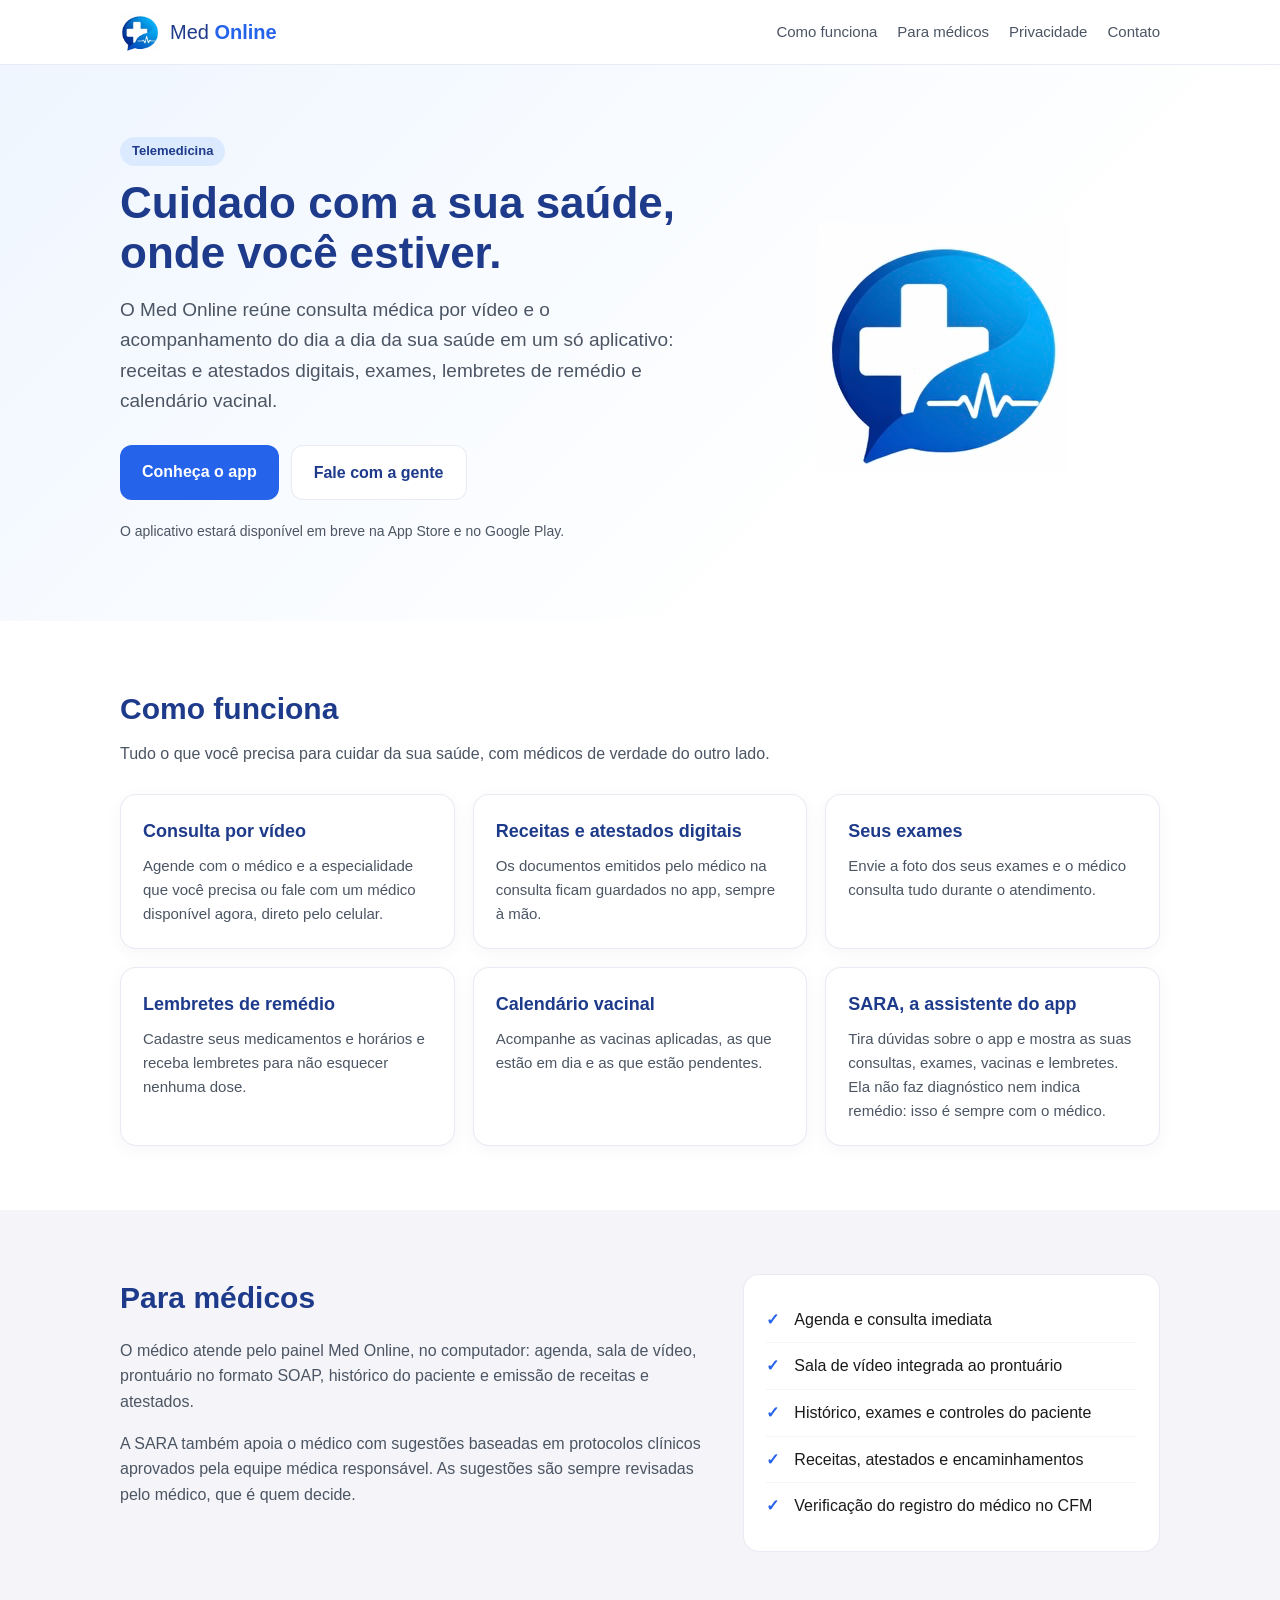
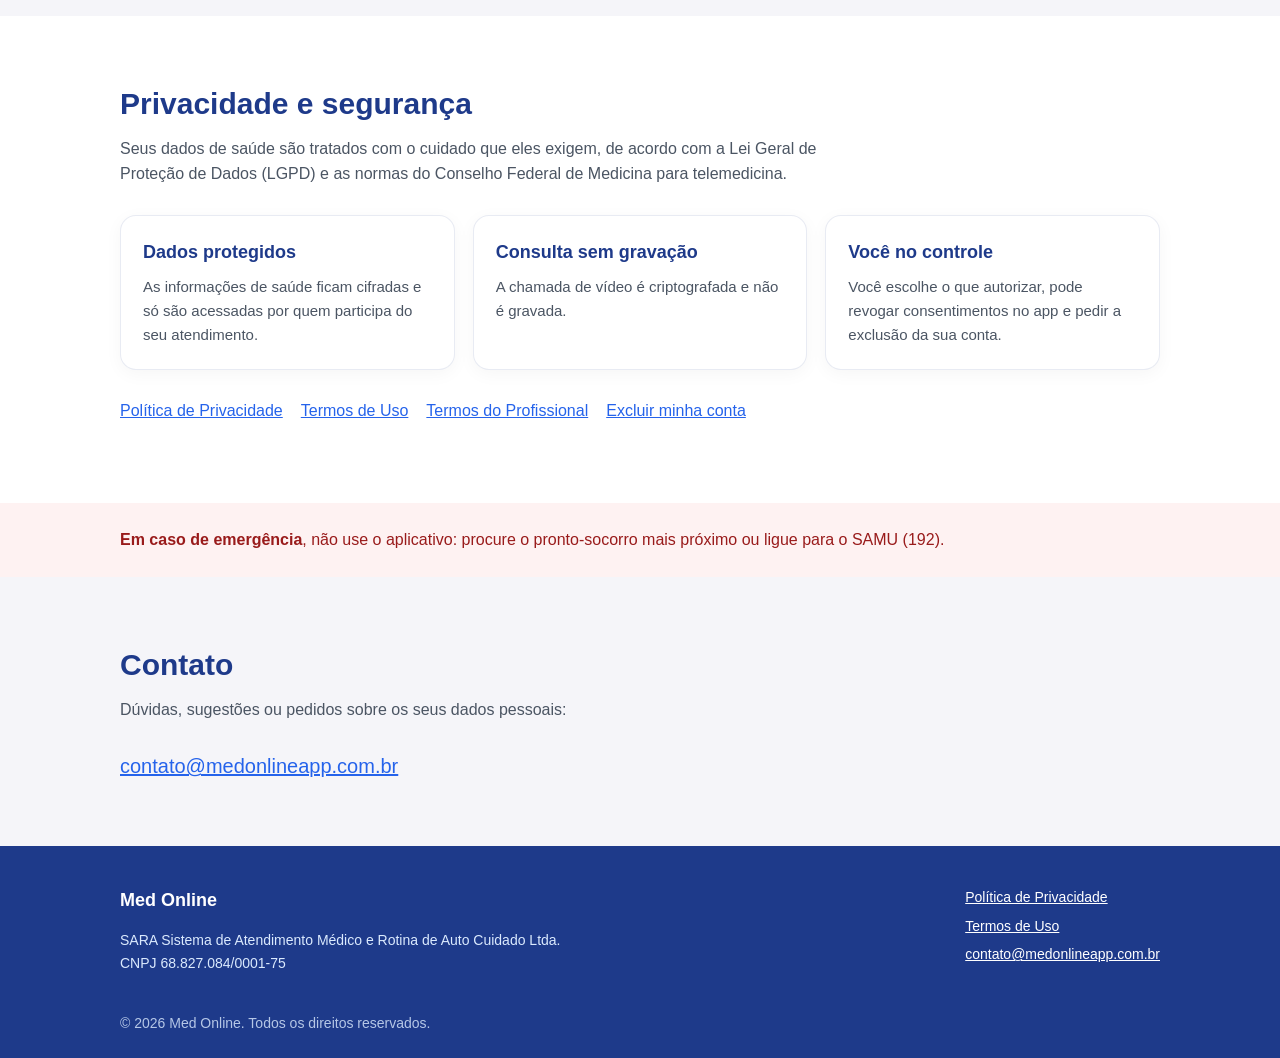
<file: index.html>
<!doctype html>
<html lang="pt-BR">
<head>
  <meta charset="utf-8">
  <meta name="viewport" content="width=device-width, initial-scale=1">
  <title>Med Online — Telemedicina e cuidado contínuo com a sua saúde</title>
  <meta name="description" content="Med Online: consultas médicas por vídeo, receitas e atestados digitais, exames, lembretes de remédio e calendário vacinal em um só app. SARA Sistema de Atendimento Médico e Rotina de Auto Cuidado Ltda.">
  <meta name="theme-color" content="#1E3A8A">
  <meta property="og:title" content="Med Online">
  <meta property="og:description" content="Consultas médicas por vídeo e cuidado contínuo com a sua saúde.">
  <meta property="og:type" content="website">
  <meta property="og:url" content="https://medonlineapp.com.br/">
  <meta property="og:image" content="https://medonlineapp.com.br/assets/marca.png">
  <link rel="canonical" href="https://medonlineapp.com.br/">
  <link rel="icon" type="image/png" href="assets/favicon.png">
  <link rel="apple-touch-icon" href="assets/apple-touch-icon.png">
  <link rel="stylesheet" href="estilo.css">
</head>
<body>
  <header class="topo">
    <div class="conteudo topo-linha">
      <a class="marca" href="#inicio" aria-label="Med Online, início">
        <img src="assets/marca.png" alt="" width="40" height="40">
        <span>Med <strong>Online</strong></span>
      </a>
      <nav aria-label="Seções">
        <a href="#como-funciona">Como funciona</a>
        <a href="#para-medicos">Para médicos</a>
        <a href="#privacidade">Privacidade</a>
        <a href="#contato">Contato</a>
      </nav>
    </div>
  </header>

  <main id="inicio">
    <section class="destaque">
      <div class="conteudo destaque-grade">
        <div>
          <p class="selo">Telemedicina</p>
          <h1>Cuidado com a sua saúde, onde você estiver.</h1>
          <p class="lead">O Med Online reúne consulta médica por vídeo e o acompanhamento do dia a dia da sua saúde em um só aplicativo: receitas e atestados digitais, exames, lembretes de remédio e calendário vacinal.</p>
          <div class="acoes">
            <a class="botao" href="#como-funciona">Conheça o app</a>
            <a class="botao botao-claro" href="#contato">Fale com a gente</a>
          </div>
          <p class="nota">O aplicativo estará disponível em breve na App Store e no Google Play.</p>
        </div>
        <div class="destaque-imagem" aria-hidden="true">
          <img src="assets/marca.png" alt="" width="250" height="250">
        </div>
      </div>
    </section>

    <section id="como-funciona" class="secao">
      <div class="conteudo">
        <h2>Como funciona</h2>
        <p class="sub">Tudo o que você precisa para cuidar da sua saúde, com médicos de verdade do outro lado.</p>
        <div class="cartoes">
          <article class="cartao">
            <h3>Consulta por vídeo</h3>
            <p>Agende com o médico e a especialidade que você precisa ou fale com um médico disponível agora, direto pelo celular.</p>
          </article>
          <article class="cartao">
            <h3>Receitas e atestados digitais</h3>
            <p>Os documentos emitidos pelo médico na consulta ficam guardados no app, sempre à mão.</p>
          </article>
          <article class="cartao">
            <h3>Seus exames</h3>
            <p>Envie a foto dos seus exames e o médico consulta tudo durante o atendimento.</p>
          </article>
          <article class="cartao">
            <h3>Lembretes de remédio</h3>
            <p>Cadastre seus medicamentos e horários e receba lembretes para não esquecer nenhuma dose.</p>
          </article>
          <article class="cartao">
            <h3>Calendário vacinal</h3>
            <p>Acompanhe as vacinas aplicadas, as que estão em dia e as que estão pendentes.</p>
          </article>
          <article class="cartao">
            <h3>SARA, a assistente do app</h3>
            <p>Tira dúvidas sobre o app e mostra as suas consultas, exames, vacinas e lembretes. Ela não faz diagnóstico nem indica remédio: isso é sempre com o médico.</p>
          </article>
        </div>
      </div>
    </section>

    <section id="para-medicos" class="secao secao-alternada">
      <div class="conteudo duas-colunas">
        <div>
          <h2>Para médicos</h2>
          <p>O médico atende pelo painel Med Online, no computador: agenda, sala de vídeo, prontuário no formato SOAP, histórico do paciente e emissão de receitas e atestados.</p>
          <p>A SARA também apoia o médico com sugestões baseadas em protocolos clínicos aprovados pela equipe médica responsável. As sugestões são sempre revisadas pelo médico, que é quem decide.</p>
        </div>
        <ul class="lista">
          <li>Agenda e consulta imediata</li>
          <li>Sala de vídeo integrada ao prontuário</li>
          <li>Histórico, exames e controles do paciente</li>
          <li>Receitas, atestados e encaminhamentos</li>
          <li>Verificação do registro do médico no CFM</li>
        </ul>
      </div>
    </section>

    <section id="privacidade" class="secao">
      <div class="conteudo">
        <h2>Privacidade e segurança</h2>
        <p class="sub">Seus dados de saúde são tratados com o cuidado que eles exigem, de acordo com a Lei Geral de Proteção de Dados (LGPD) e as normas do Conselho Federal de Medicina para telemedicina.</p>
        <div class="cartoes">
          <article class="cartao">
            <h3>Dados protegidos</h3>
            <p>As informações de saúde ficam cifradas e só são acessadas por quem participa do seu atendimento.</p>
          </article>
          <article class="cartao">
            <h3>Consulta sem gravação</h3>
            <p>A chamada de vídeo é criptografada e não é gravada.</p>
          </article>
          <article class="cartao">
            <h3>Você no controle</h3>
            <p>Você escolhe o que autorizar, pode revogar consentimentos no app e pedir a exclusão da sua conta.</p>
          </article>
        </div>
        <p class="links-legais">
          <a href="https://api.medonlineapp.com.br/politica-de-privacidade">Política de Privacidade</a>
          <a href="https://api.medonlineapp.com.br/termos-de-uso">Termos de Uso</a>
          <a href="https://api.medonlineapp.com.br/termos-do-profissional">Termos do Profissional</a>
          <a href="https://api.medonlineapp.com.br/excluir-conta">Excluir minha conta</a>
        </p>
      </div>
    </section>

    <section class="secao aviso-emergencia" aria-label="Emergência">
      <div class="conteudo">
        <p><strong>Em caso de emergência</strong>, não use o aplicativo: procure o pronto-socorro mais próximo ou ligue para o SAMU (192).</p>
      </div>
    </section>

    <section id="contato" class="secao secao-alternada">
      <div class="conteudo">
        <h2>Contato</h2>
        <p class="sub">Dúvidas, sugestões ou pedidos sobre os seus dados pessoais:</p>
        <p class="contato"><a href="mailto:contato@medonlineapp.com.br">contato@medonlineapp.com.br</a></p>
      </div>
    </section>
  </main>

  <footer class="rodape">
    <div class="conteudo rodape-grade">
      <div>
        <p class="rodape-marca">Med Online</p>
        <p>SARA Sistema de Atendimento Médico e Rotina de Auto Cuidado Ltda.<br>CNPJ 68.827.084/0001-75</p>
      </div>
      <div class="rodape-links">
        <a href="https://api.medonlineapp.com.br/politica-de-privacidade">Política de Privacidade</a>
        <a href="https://api.medonlineapp.com.br/termos-de-uso">Termos de Uso</a>
        <a href="mailto:contato@medonlineapp.com.br">contato@medonlineapp.com.br</a>
      </div>
    </div>
    <div class="conteudo">
      <p class="copyright">© 2026 Med Online. Todos os direitos reservados.</p>
    </div>
  </footer>
</body>
</html>
</file>
<file: estilo.css>
:root {
  --azul: #1E3A8A;
  --azul-medio: #2563EB;
  --azul-claro: #60A5FA;
  --azul-palido: #EFF6FF;
  --texto: #1a1a1a;
  --texto-suave: #4b5563;
  --fundo: #ffffff;
  --fundo-alt: #f5f5f9;
  --borda: rgba(30, 58, 138, 0.1);
  --fonte: 'Outfit', -apple-system, BlinkMacSystemFont, 'Segoe UI', Roboto, sans-serif;
}

* { box-sizing: border-box; }
html { scroll-behavior: smooth; }
body { margin: 0; font-family: var(--fonte); color: var(--texto); background: var(--fundo); line-height: 1.6; }
img { max-width: 100%; height: auto; }
a { color: var(--azul-medio); }

.conteudo { width: 100%; max-width: 1080px; margin: 0 auto; padding: 0 20px; }

.topo { position: sticky; top: 0; z-index: 10; background: rgba(255, 255, 255, 0.95); border-bottom: 1px solid var(--borda); backdrop-filter: blur(6px); }
.topo-linha { display: flex; align-items: center; justify-content: space-between; gap: 16px; min-height: 64px; }
.marca { display: flex; align-items: center; gap: 10px; text-decoration: none; color: var(--azul); font-size: 20px; }
.marca strong { color: var(--azul-medio); }
.topo nav { display: flex; gap: 20px; flex-wrap: wrap; }
.topo nav a { color: var(--texto-suave); text-decoration: none; font-size: 15px; }
.topo nav a:hover { color: var(--azul); }

.destaque { background: linear-gradient(135deg, var(--azul-palido) 0%, #ffffff 70%); padding: 72px 0 64px; }
.destaque-grade { display: grid; grid-template-columns: 1.3fr 1fr; gap: 40px; align-items: center; }
.destaque-imagem { display: flex; justify-content: center; }
.selo { display: inline-block; margin: 0 0 12px; padding: 4px 12px; border-radius: 999px; background: #DBEAFE; color: var(--azul); font-size: 13px; font-weight: 600; }
h1 { font-size: 44px; line-height: 1.15; margin: 0 0 16px; color: var(--azul); }
.lead { font-size: 19px; color: var(--texto-suave); margin: 0 0 28px; }
.acoes { display: flex; gap: 12px; flex-wrap: wrap; }
.botao { display: inline-block; padding: 14px 22px; border-radius: 12px; background: var(--azul-medio); color: #fff; font-weight: 600; text-decoration: none; }
.botao:hover { background: var(--azul); }
.botao-claro { background: #fff; color: var(--azul); border: 1px solid var(--borda); }
.botao-claro:hover { background: var(--azul-palido); }
.nota { margin-top: 20px; font-size: 14px; color: var(--texto-suave); }

.secao { padding: 64px 0; }
.secao-alternada { background: var(--fundo-alt); }
h2 { font-size: 30px; margin: 0 0 8px; color: var(--azul); }
.sub { color: var(--texto-suave); margin: 0 0 28px; max-width: 720px; }
.cartoes { display: grid; grid-template-columns: repeat(3, 1fr); gap: 18px; }
.cartao { background: #fff; border: 1px solid var(--borda); border-radius: 16px; padding: 22px; box-shadow: 0 4px 18px rgba(0, 0, 0, 0.04); }
.cartao h3 { margin: 0 0 8px; font-size: 18px; color: var(--azul); }
.cartao p { margin: 0; color: var(--texto-suave); font-size: 15px; }

.duas-colunas { display: grid; grid-template-columns: 1.4fr 1fr; gap: 40px; align-items: start; }
.duas-colunas p { color: var(--texto-suave); }
.lista { list-style: none; margin: 0; padding: 22px; background: #fff; border: 1px solid var(--borda); border-radius: 16px; }
.lista li { padding: 10px 0 10px 28px; position: relative; border-bottom: 1px solid var(--fundo-alt); }
.lista li:last-child { border-bottom: none; }
.lista li::before { content: '✓'; position: absolute; left: 0; color: var(--azul-medio); font-weight: 700; }

.links-legais { display: flex; flex-wrap: wrap; gap: 18px; margin-top: 28px; }
.aviso-emergencia { padding: 24px 0; background: #fef2f2; color: #991b1b; }
.aviso-emergencia p { margin: 0; }
.contato { font-size: 20px; margin: 0; }

.rodape { background: var(--azul); color: #dbeafe; padding: 40px 0 24px; font-size: 14px; }
.rodape a { color: #fff; }
.rodape-grade { display: flex; justify-content: space-between; gap: 24px; flex-wrap: wrap; }
.rodape-marca { font-size: 18px; font-weight: 700; color: #fff; margin: 0 0 6px; }
.rodape-links { display: flex; flex-direction: column; gap: 6px; }
.copyright { margin: 24px 0 0; opacity: 0.8; }

@media (max-width: 860px) {
  .destaque-grade, .duas-colunas { grid-template-columns: 1fr; }
  .destaque-imagem { display: none; }
  .cartoes { grid-template-columns: 1fr; }
  h1 { font-size: 34px; }
  .topo nav { display: none; }
}
</file>
